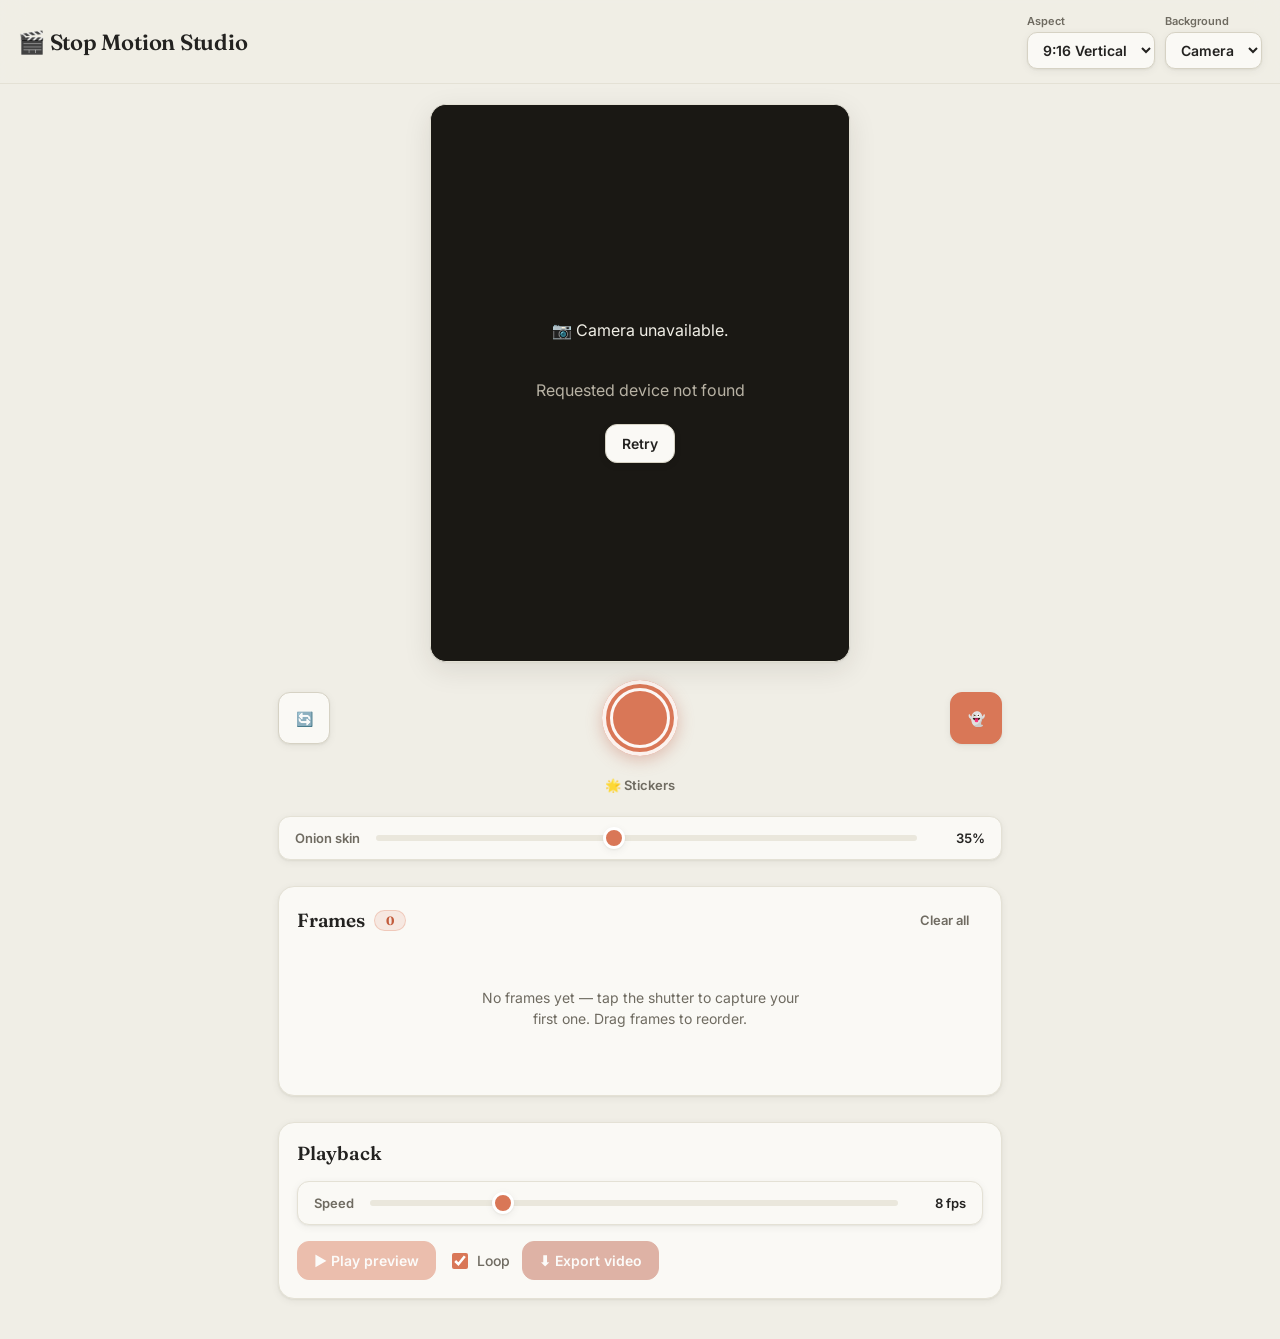
<file: index.html>
<!DOCTYPE html>
<html lang="en">
<head>
  <meta charset="UTF-8" />
  <meta name="viewport" content="width=device-width, initial-scale=1, viewport-fit=cover, maximum-scale=1, user-scalable=no" />
  <meta name="theme-color" content="#F0EEE6" />
  <title>Stop Motion Studio</title>
  <link rel="preconnect" href="https://fonts.googleapis.com" />
  <link rel="preconnect" href="https://fonts.gstatic.com" crossorigin />
  <link href="https://fonts.googleapis.com/css2?family=Fraunces:opsz,wght@9..144,400;9..144,500;9..144,600;9..144,700&family=Inter:wght@400;500;600;700&display=swap" rel="stylesheet" />
  <link rel="stylesheet" href="styles.css" />
</head>
<body>
  <header class="topbar">
    <h1 class="brand">🎬 Stop&nbsp;Motion&nbsp;Studio</h1>
    <div class="topbar-controls">
      <label class="field">
        <span>Aspect</span>
        <select id="aspectSelect" title="Aspect ratio">
          <option value="1:1">1:1 Square</option>
          <option value="4:5">4:5 Portrait</option>
          <option value="9:16" selected>9:16 Vertical</option>
          <option value="16:9">16:9 Wide</option>
          <option value="4:3">4:3 Classic</option>
          <option value="3:4">3:4 Tall</option>
        </select>
      </label>
      <label class="field">
        <span>Background</span>
        <select id="bgSelect" title="Background">
          <option value="camera" selected>Camera</option>
          <option value="white">White</option>
          <option value="black">Black</option>
        </select>
      </label>
    </div>
  </header>

  <main>
    <!-- CAMERA -->
    <section class="camera-section">
      <div id="stage" class="stage bg-camera">
        <div id="backdrop" class="backdrop"></div>
        <video id="video" playsinline autoplay muted></video>
        <img id="onion" class="onion" alt="" />
        <div id="stickerLayer" class="sticker-layer"></div>
        <div id="cameraError" class="camera-error hidden">
          <p>📷 Camera unavailable.</p>
          <p class="muted" id="cameraErrorMsg"></p>
          <button id="retryCamera" class="btn">Retry</button>
        </div>
        <div id="flash" class="flash"></div>
      </div>

      <div class="camera-tools">
        <button id="flipBtn" class="btn icon-btn" title="Switch camera">🔄</button>

        <button id="captureBtn" class="capture-btn" title="Capture frame (Space)">
          <span class="capture-ring"></span>
        </button>

        <button id="onionToggle" class="btn icon-btn active" title="Toggle onion skin">👻</button>
      </div>

      <div class="sticker-bar">
        <button id="stickerBtn" class="btn btn-ghost small" title="Add a sticker">🌟 Stickers</button>
        <button id="clearStickersBtn" class="btn btn-ghost small hidden" title="Remove all stickers">Clear stickers</button>
      </div>
      <div id="stickerTray" class="sticker-tray hidden"></div>

      <div class="onion-row">
        <label class="slider-label" for="onionOpacity">Onion skin</label>
        <input type="range" id="onionOpacity" min="0" max="80" value="35" />
        <span id="onionVal" class="slider-val">35%</span>
      </div>
    </section>

    <!-- FILMSTRIP -->
    <section class="filmstrip-section">
      <div class="section-head">
        <h2>Frames <span id="frameCount" class="pill">0</span></h2>
        <button id="clearAll" class="btn btn-ghost small">Clear all</button>
      </div>
      <div id="filmstrip" class="filmstrip">
        <p id="emptyHint" class="empty-hint">No frames yet — tap the shutter to capture your first one. Drag frames to reorder.</p>
      </div>
    </section>

    <!-- PLAYBACK / SPEED -->
    <section class="playback-section">
      <div class="section-head">
        <h2>Playback</h2>
      </div>
      <div class="speed-row">
        <label class="slider-label" for="fps">Speed</label>
        <input type="range" id="fps" min="1" max="30" value="8" />
        <span id="fpsVal" class="slider-val">8 fps</span>
      </div>
      <div class="playback-controls">
        <button id="playBtn" class="btn btn-primary">▶ Play preview</button>
        <label class="checkbox">
          <input type="checkbox" id="loopChk" checked /> Loop
        </label>
        <button id="exportBtn" class="btn btn-accent">⬇ Export video</button>
      </div>
    </section>
  </main>

  <!-- PLAYBACK MODAL -->
  <div id="playerModal" class="modal hidden">
    <div class="modal-card">
      <div class="modal-head">
        <h3>Preview</h3>
        <button class="btn btn-ghost close-btn" data-close="playerModal">✕</button>
      </div>
      <canvas id="playerCanvas" class="player-canvas"></canvas>
      <div class="modal-actions">
        <button id="playerToggle" class="btn btn-primary">⏸ Pause</button>
      </div>
    </div>
  </div>

  <!-- EDITOR MODAL -->
  <div id="editorModal" class="modal hidden">
    <div class="modal-card editor-card">
      <div class="modal-head">
        <h3>Edit frame</h3>
        <button class="btn btn-ghost close-btn" data-close="editorModal">✕</button>
      </div>
      <div id="editorStage" class="editor-stage">
        <canvas id="editorCanvas" class="editor-canvas"></canvas>
        <div id="cropBox" class="crop-box">
          <span class="handle nw" data-h="nw"></span>
          <span class="handle ne" data-h="ne"></span>
          <span class="handle sw" data-h="sw"></span>
          <span class="handle se" data-h="se"></span>
        </div>
      </div>
      <div class="editor-tools">
        <button id="rotLeft" class="btn">⟲ Rotate</button>
        <button id="rotRight" class="btn">⟳ Rotate</button>
        <button id="cropReset" class="btn btn-ghost">Reset crop</button>
      </div>
      <div class="modal-actions">
        <button id="editorCancel" class="btn btn-ghost" data-close="editorModal">Cancel</button>
        <button id="editorApply" class="btn btn-primary">Apply</button>
      </div>
    </div>
  </div>

  <!-- EXPORT PROGRESS -->
  <div id="exportModal" class="modal hidden">
    <div class="modal-card">
      <div class="modal-head">
        <h3>Exporting video</h3>
        <button class="btn btn-ghost close-btn" data-close="exportModal">✕</button>
      </div>
      <div class="export-body">
        <div class="progress"><div id="exportBar" class="progress-bar"></div></div>
        <p id="exportStatus" class="muted">Preparing…</p>
        <div id="exportResult" class="hidden">
          <video id="resultVideo" class="result-video" controls playsinline></video>
          <a id="downloadLink" class="btn btn-accent" download>⬇ Download video</a>
        </div>
      </div>
    </div>
  </div>

  <div id="toast" class="toast hidden"></div>

  <script type="module" src="js/app.js"></script>
</body>
</html>
</file>
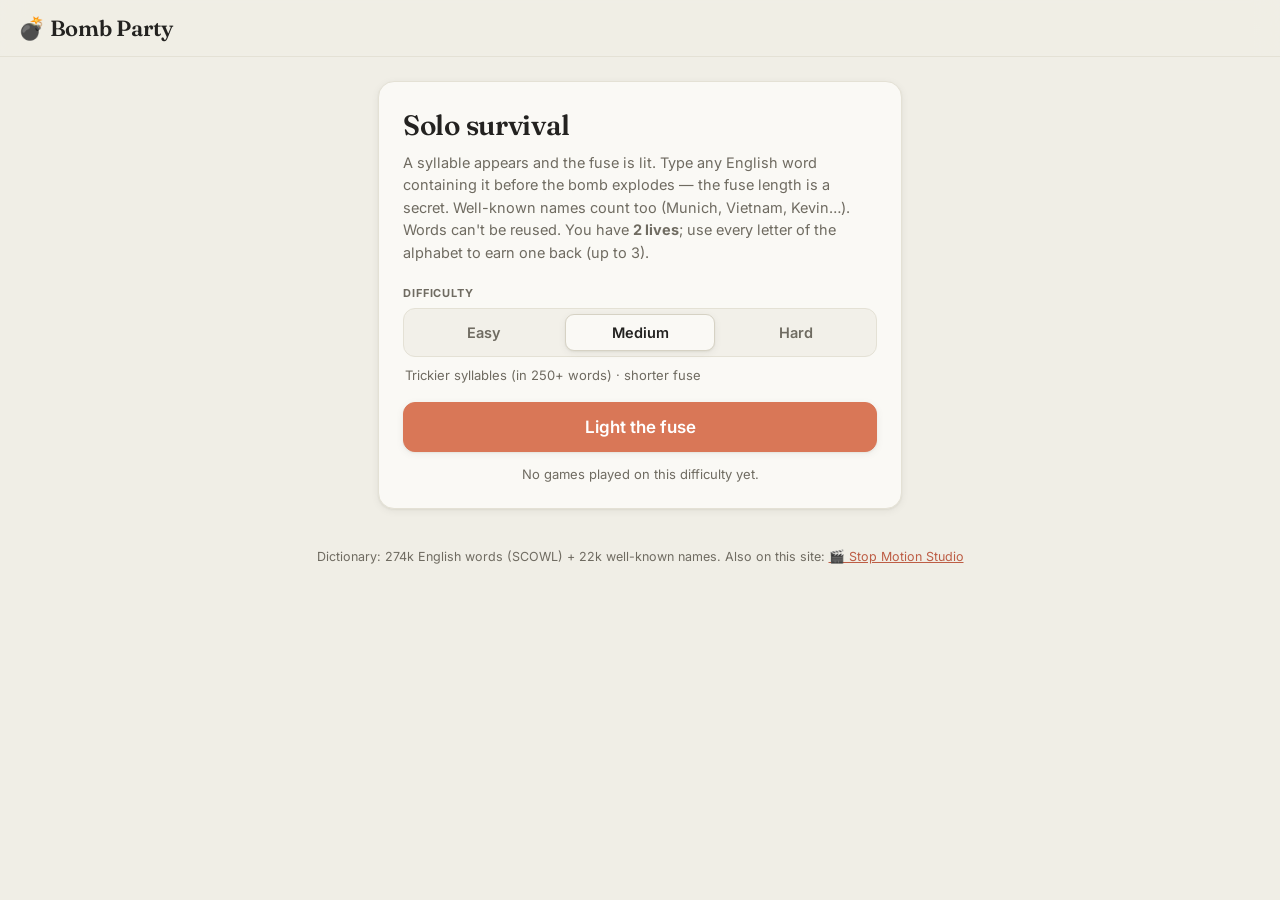
<file: bombparty/index.html>
<!DOCTYPE html>
<html lang="en">
<head>
  <meta charset="UTF-8" />
  <meta name="viewport" content="width=device-width, initial-scale=1, viewport-fit=cover" />
  <meta name="theme-color" content="#F0EEE6" />
  <title>Bomb Party — Solo</title>
  <link rel="icon" href="data:image/svg+xml,<svg xmlns='http://www.w3.org/2000/svg' viewBox='0 0 100 100'><text y='.9em' font-size='90'>💣</text></svg>" />
  <link rel="preconnect" href="https://fonts.googleapis.com" />
  <link rel="preconnect" href="https://fonts.gstatic.com" crossorigin />
  <link href="https://fonts.googleapis.com/css2?family=Fraunces:opsz,wght@9..144,400;9..144,500;9..144,600;9..144,700&family=Inter:wght@400;500;600;700&display=swap" rel="stylesheet" />
  <link rel="stylesheet" href="styles.css" />
</head>
<body>
  <header class="topbar">
    <h1 class="brand">💣 Bomb&nbsp;Party</h1>
    <div class="topbar-best muted" id="topBest"></div>
  </header>

  <main>
    <!-- LOADING -->
    <section id="loadingScreen" class="card center">
      <div class="bomb-idle">💣</div>
      <p class="muted">Loading dictionary…</p>
    </section>

    <!-- ERROR -->
    <section id="errorScreen" class="card center hidden">
      <div class="bomb-idle">🧨</div>
      <p>Couldn't load the dictionary.</p>
      <p class="muted" id="errorDetail"></p>
      <button class="btn primary" id="retryBtn">Retry</button>
    </section>

    <!-- MENU -->
    <section id="menuScreen" class="card hidden">
      <h2 class="menu-title">Solo survival</h2>
      <p class="menu-blurb muted">
        A syllable appears and the fuse is lit. Type any English word containing
        it before the bomb explodes — the fuse length is a secret. Well-known
        names count too (Munich, Vietnam, Kevin…). Words can't be reused. You
        have <strong>2 lives</strong>; use every letter of the alphabet to earn
        one back (up to 3).
      </p>

      <div class="field-label">Difficulty</div>
      <div class="seg" id="difficultySeg" role="radiogroup" aria-label="Difficulty"></div>
      <p class="diff-hint muted" id="diffHint"></p>

      <button class="btn primary big" id="startBtn">Light the fuse</button>
      <p class="best-line muted" id="menuBest"></p>
    </section>

    <!-- GAME -->
    <section id="gameScreen" class="hidden">
      <div class="hud">
        <div class="hearts" id="hearts" aria-label="Lives"></div>
        <div class="hud-score"><span id="score">0</span><span class="muted"> words</span></div>
      </div>

      <div class="bomb-stage card" id="bombStage">
        <div class="bomb" id="bomb">💣</div>
        <div class="prompt" id="prompt" aria-live="polite"></div>
        <div class="prompt-sub muted">type a word containing this</div>
      </div>

      <form id="answerForm" autocomplete="off">
        <input
          id="answerInput"
          type="text"
          inputmode="latin"
          autocomplete="off"
          autocorrect="off"
          autocapitalize="off"
          spellcheck="false"
          placeholder="type a word…"
          aria-label="Your word"
        />
        <button type="submit" class="btn primary">Go</button>
      </form>

      <div class="feedback" id="feedback" aria-live="polite">&nbsp;</div>

      <div class="alphabet" id="alphabet" aria-label="Letters used — complete the alphabet for an extra life"></div>
    </section>

    <!-- GAME OVER -->
    <section id="overScreen" class="card center hidden">
      <div class="boom">💥</div>
      <h2>Game over</h2>
      <p class="over-score"><span id="overScore"></span> <span class="muted">words survived</span></p>
      <p class="over-best" id="overBest"></p>
      <p class="over-hint muted" id="overHint"></p>
      <div class="btn-row">
        <button class="btn primary" id="againBtn">Play again</button>
        <button class="btn" id="menuBtn">Change difficulty</button>
      </div>
    </section>
  </main>

  <footer class="footer muted">
    Dictionary: 274k English words (SCOWL) + 22k well-known names. Also on this site:
    <a href="../">🎬 Stop Motion Studio</a>
  </footer>

  <script type="module" src="js/main.js"></script>
</body>
</html>
</file>
<file: styles.css>
/* ============================================================
   Stop Motion Studio — Claude design system
   Warm "bone" paper background, clay-orange accent,
   Fraunces serif display + Inter sans body.
   ============================================================ */
:root {
  /* Surfaces */
  --bg: #F0EEE6;          /* Anthropic "bone" / cream */
  --panel: #FAF9F5;       /* card surface */
  --panel-2: #F2F0E9;     /* recessed / input surface */
  --panel-3: #EAE7DC;     /* hover / track */
  --line: #E4E1D5;        /* warm hairline border */
  --line-strong: #D6D2C4;

  /* Ink */
  --text: #232220;        /* warm near-black */
  --muted: #6F6B61;       /* warm gray */
  --faint: #9A958A;

  /* Brand */
  --primary: #D97757;     /* Claude clay / terracotta */
  --primary-ink: #C25B3B; /* darker clay for hover */
  --accent: #BD5D45;      /* deep rust */
  --accent-2: #E0A33A;    /* warm ochre */
  --on-primary: #FFFFFF;

  --radius: 16px;
  --radius-sm: 12px;
  --shadow: 0 1px 2px rgba(40,33,22,.05), 0 8px 28px rgba(40,33,22,.10);
  --shadow-sm: 0 1px 2px rgba(40,33,22,.06), 0 2px 8px rgba(40,33,22,.06);

  --sans: "Inter", -apple-system, BlinkMacSystemFont, "Segoe UI", Roboto, Helvetica, Arial, sans-serif;
  --serif: "Fraunces", Georgia, "Times New Roman", serif;
}

* { box-sizing: border-box; -webkit-tap-highlight-color: transparent; }

html, body {
  margin: 0;
  background: var(--bg);
  color: var(--text);
  font-family: var(--sans);
  -webkit-font-smoothing: antialiased;
  text-rendering: optimizeLegibility;
  overscroll-behavior: none;
}

body { padding-bottom: env(safe-area-inset-bottom); }

h1, h2, h3 { margin: 0; font-weight: 600; }

.muted { color: var(--muted); }
.hidden { display: none !important; }

/* ---------- Top bar ---------- */
.topbar {
  position: sticky;
  top: 0;
  z-index: 20;
  display: flex;
  align-items: center;
  justify-content: space-between;
  gap: 12px;
  padding: 14px 18px;
  padding-top: calc(14px + env(safe-area-inset-top));
  background: rgba(240,238,230,.82);
  backdrop-filter: saturate(140%) blur(12px);
  -webkit-backdrop-filter: saturate(140%) blur(12px);
  border-bottom: 1px solid var(--line);
}
.brand {
  font-family: var(--serif);
  font-size: 22px;
  font-weight: 600;
  letter-spacing: -.01em;
  color: var(--text);
}
.topbar-controls { display: flex; gap: 10px; }

.field { display: flex; flex-direction: column; gap: 4px; font-size: 11px; font-weight: 600; color: var(--muted); }
.field select {
  background: var(--panel);
  color: var(--text);
  border: 1px solid var(--line-strong);
  border-radius: 10px;
  padding: 8px 11px;
  font-size: 14px;
  font-weight: 600;
  font-family: var(--sans);
  box-shadow: var(--shadow-sm);
  transition: border-color .15s ease, box-shadow .15s ease;
}
.field select:focus { outline: none; border-color: var(--primary); box-shadow: 0 0 0 3px rgba(217,119,87,.18); }

main {
  max-width: 760px;
  margin: 0 auto;
  padding: 20px 18px 40px;
  display: flex;
  flex-direction: column;
  gap: 26px;
}

/* ---------- Camera ---------- */
.stage {
  position: relative;
  width: 100%;
  margin: 0 auto;
  background: #111;
  border-radius: var(--radius);
  overflow: hidden;
  box-shadow: var(--shadow);
  border: 1px solid var(--line);
  aspect-ratio: var(--ar, 9 / 16);
  max-height: 62vh;
}
.stage video,
.onion {
  position: absolute;
  inset: 0;
  width: 100%;
  height: 100%;
  object-fit: cover;
}
.onion { pointer-events: none; opacity: 0; transition: opacity .1s linear; }

.camera-error {
  position: absolute;
  inset: 0;
  display: flex;
  flex-direction: column;
  align-items: center;
  justify-content: center;
  gap: 8px;
  text-align: center;
  padding: 20px;
  background: #1a1814;
  color: #f0eee6;
}
.camera-error .muted { color: #b8b2a4; }

.flash {
  position: absolute;
  inset: 0;
  background: #fff;
  opacity: 0;
  pointer-events: none;
}
.flash.fire { animation: flash .28s ease-out; }
@keyframes flash { 0% { opacity: .9; } 100% { opacity: 0; } }

.camera-tools {
  display: grid;
  grid-template-columns: 1fr auto 1fr;
  align-items: center;
  justify-items: center;
  margin-top: 18px;
}
.camera-tools .icon-btn:first-child { justify-self: start; }
.camera-tools .icon-btn:last-child { justify-self: end; }

.capture-btn {
  width: 76px; height: 76px;
  border-radius: 50%;
  border: none;
  background: var(--primary);
  padding: 0;
  cursor: pointer;
  display: grid;
  place-items: center;
  box-shadow: 0 4px 16px rgba(189,93,69,.35), inset 0 0 0 4px rgba(255,255,255,.9);
  transition: transform .08s ease, background .15s ease;
}
.capture-btn:hover { background: var(--primary-ink); }
.capture-btn:active { transform: scale(.92); }
.capture-ring {
  width: 60px; height: 60px;
  border-radius: 50%;
  border: 3px solid rgba(255,255,255,.95);
  display: block;
}

.icon-btn {
  width: 52px; height: 52px;
  border-radius: 50%;
  font-size: 20px;
  display: grid;
  place-items: center;
  padding: 0;
}
.icon-btn.active {
  background: var(--primary);
  border-color: var(--primary);
  color: var(--on-primary);
  box-shadow: var(--shadow-sm);
}

.onion-row, .speed-row {
  display: grid;
  grid-template-columns: auto 1fr auto;
  align-items: center;
  gap: 14px;
  margin-top: 16px;
  background: var(--panel);
  border: 1px solid var(--line);
  border-radius: var(--radius-sm);
  padding: 13px 16px;
  box-shadow: var(--shadow-sm);
}
.slider-label { font-size: 13px; color: var(--muted); font-weight: 600; }
.slider-val { font-size: 13px; font-weight: 600; color: var(--text); font-variant-numeric: tabular-nums; min-width: 52px; text-align: right; }

input[type="range"] {
  -webkit-appearance: none;
  appearance: none;
  height: 6px;
  border-radius: 6px;
  background: var(--panel-3);
  outline: none;
}
input[type="range"]::-webkit-slider-thumb {
  -webkit-appearance: none;
  width: 22px; height: 22px;
  border-radius: 50%;
  background: var(--primary);
  border: 3px solid #fff;
  box-shadow: var(--shadow-sm);
  cursor: pointer;
}
input[type="range"]::-moz-range-thumb {
  width: 18px; height: 18px;
  border-radius: 50%;
  background: var(--primary);
  border: 3px solid #fff;
  box-shadow: var(--shadow-sm);
  cursor: pointer;
}

/* ---------- Buttons ---------- */
.btn {
  background: var(--panel);
  color: var(--text);
  border: 1px solid var(--line-strong);
  border-radius: var(--radius-sm);
  padding: 10px 16px;
  font-size: 14px;
  font-weight: 600;
  font-family: var(--sans);
  cursor: pointer;
  box-shadow: var(--shadow-sm);
  transition: background .15s ease, border-color .15s ease, transform .08s ease, opacity .15s;
}
.btn:hover { background: var(--panel-2); border-color: var(--line-strong); }
.btn:active { transform: scale(.97); }
.btn:disabled { opacity: .45; cursor: not-allowed; box-shadow: none; }
.btn-primary { background: var(--primary); border-color: var(--primary); color: var(--on-primary); }
.btn-primary:hover { background: var(--primary-ink); border-color: var(--primary-ink); }
.btn-accent { background: var(--accent); border-color: var(--accent); color: var(--on-primary); }
.btn-accent:hover { background: #a84f3a; border-color: #a84f3a; }
.btn-ghost { background: transparent; border-color: transparent; box-shadow: none; color: var(--muted); }
.btn-ghost:hover { background: var(--panel-2); color: var(--text); }
.btn.small { padding: 6px 13px; font-size: 13px; }

/* ---------- Sections ---------- */
.filmstrip-section, .playback-section {
  background: var(--panel);
  border: 1px solid var(--line);
  border-radius: var(--radius);
  padding: 18px;
  box-shadow: var(--shadow-sm);
}
.section-head {
  display: flex;
  align-items: center;
  justify-content: space-between;
  margin-bottom: 12px;
}
.section-head h2 {
  font-family: var(--serif);
  font-size: 19px;
  font-weight: 600;
  letter-spacing: -.01em;
  display: flex;
  align-items: center;
  gap: 9px;
}
.pill {
  background: rgba(217,119,87,.12);
  border: 1px solid rgba(217,119,87,.28);
  border-radius: 999px;
  padding: 2px 11px;
  font-size: 12px;
  font-weight: 700;
  color: var(--primary-ink);
  font-variant-numeric: tabular-nums;
}

/* ---------- Filmstrip ---------- */
.filmstrip {
  display: flex;
  gap: 10px;
  overflow-x: auto;
  padding: 4px 2px 12px;
  min-height: 130px;
  scroll-snap-type: x proximity;
}
.empty-hint { color: var(--muted); font-size: 14px; margin: auto; text-align: center; max-width: 320px; line-height: 1.5; }

.frame {
  position: relative;
  flex: 0 0 auto;
  width: 92px;
  border-radius: var(--radius-sm);
  overflow: hidden;
  background: #fff;
  border: 1px solid var(--line-strong);
  box-shadow: var(--shadow-sm);
  scroll-snap-align: start;
  touch-action: pan-y;
  user-select: none;
}
.frame.dragging { opacity: .35; }
.frame.drop-target { border-color: var(--primary); box-shadow: 0 0 0 2px rgba(217,119,87,.35); }
.frame img { display: block; width: 100%; aspect-ratio: var(--ar, 9/16); object-fit: cover; background: #111; }
.frame .index {
  position: absolute; top: 5px; left: 5px;
  background: rgba(35,34,32,.72);
  color: #fff;
  font-size: 11px; font-weight: 700;
  padding: 1px 7px; border-radius: 999px;
}
.frame-actions {
  display: flex; justify-content: space-around;
  background: var(--panel-2);
  border-top: 1px solid var(--line);
  padding: 4px 2px;
}
.frame-actions button {
  background: none; border: none; color: var(--muted);
  font-size: 15px; cursor: pointer; padding: 3px 5px; border-radius: 6px; line-height: 1;
}
.frame-actions button:hover { background: var(--panel-3); color: var(--text); }

/* ---------- Playback ---------- */
.playback-controls {
  display: flex;
  align-items: center;
  gap: 12px;
  flex-wrap: wrap;
  margin-top: 16px;
}
.checkbox { display: flex; align-items: center; gap: 6px; font-size: 14px; font-weight: 500; color: var(--muted); }
.checkbox input { width: 16px; height: 16px; accent-color: var(--primary); }

/* ---------- Modals ---------- */
.modal {
  position: fixed; inset: 0; z-index: 50;
  display: flex; align-items: center; justify-content: center;
  background: rgba(35,34,32,.45);
  backdrop-filter: blur(5px);
  -webkit-backdrop-filter: blur(5px);
  padding: 16px;
}
.modal-card {
  background: var(--panel);
  border: 1px solid var(--line);
  border-radius: var(--radius);
  width: 100%;
  max-width: 520px;
  box-shadow: 0 12px 48px rgba(40,33,22,.28);
  display: flex;
  flex-direction: column;
  max-height: 92vh;
  overflow: hidden;
}
.modal-head {
  display: flex; align-items: center; justify-content: space-between;
  padding: 16px 18px;
  border-bottom: 1px solid var(--line);
}
.modal-head h3 { font-family: var(--serif); font-size: 18px; font-weight: 600; }
.close-btn { font-size: 16px; padding: 6px 10px; }
.modal-actions {
  display: flex; justify-content: flex-end; gap: 10px;
  padding: 16px 18px;
  border-top: 1px solid var(--line);
}

.player-canvas {
  width: 100%;
  background: #111;
  display: block;
  max-height: 70vh;
  object-fit: contain;
}

/* ---------- Editor ---------- */
.editor-card { max-width: 560px; }
.editor-stage {
  position: relative;
  background: #111;
  display: flex;
  align-items: center;
  justify-content: center;
  overflow: hidden;
  touch-action: none;
}
.editor-canvas { display: block; max-width: 100%; max-height: 64vh; }
.crop-box {
  position: absolute;
  border: 2px solid #fff;
  box-shadow: 0 0 0 9999px rgba(0,0,0,.5);
  cursor: move;
  touch-action: none;
}
.handle {
  position: absolute;
  width: 26px; height: 26px;
  background: var(--primary);
  border: 2px solid #fff;
  border-radius: 50%;
  touch-action: none;
}
.handle.nw { top: -13px; left: -13px; cursor: nwse-resize; }
.handle.ne { top: -13px; right: -13px; cursor: nesw-resize; }
.handle.sw { bottom: -13px; left: -13px; cursor: nesw-resize; }
.handle.se { bottom: -13px; right: -13px; cursor: nwse-resize; }
.editor-tools {
  display: flex; gap: 10px; flex-wrap: wrap;
  padding: 16px 18px 4px;
  justify-content: center;
}

/* ---------- Export ---------- */
.export-body { padding: 20px 18px; display: flex; flex-direction: column; gap: 14px; }
.progress {
  height: 10px;
  background: var(--panel-3);
  border-radius: 999px;
  overflow: hidden;
}
.progress-bar {
  height: 100%;
  width: 0;
  background: linear-gradient(90deg, var(--accent-2), var(--primary));
  transition: width .15s ease;
}
.result-video { width: 100%; border-radius: var(--radius-sm); background: #111; margin-bottom: 12px; }
#exportResult { display: flex; flex-direction: column; }

/* ---------- Toast ---------- */
.toast {
  position: fixed;
  left: 50%;
  bottom: calc(24px + env(safe-area-inset-bottom));
  transform: translateX(-50%);
  background: var(--text);
  border: 1px solid rgba(255,255,255,.08);
  color: #FAF9F5;
  padding: 12px 18px;
  border-radius: var(--radius-sm);
  font-size: 14px;
  font-weight: 500;
  z-index: 100;
  box-shadow: var(--shadow);
  animation: toastIn .2s ease;
}
@keyframes toastIn { from { opacity: 0; transform: translate(-50%, 10px); } to { opacity: 1; transform: translate(-50%, 0); } }

/* ---------- Background modes ---------- */
.backdrop {
  position: absolute;
  inset: 0;
  background: transparent;
}
.stage.bg-white .backdrop { background: #fff; }
.stage.bg-black .backdrop { background: #000; }
/* Hide the live feed when a plain backdrop is selected. */
.stage.bg-white video,
.stage.bg-black video { visibility: hidden; }

/* ---------- Stickers ---------- */
.sticker-layer {
  position: absolute;
  inset: 0;
  z-index: 5;
  pointer-events: none;
  overflow: hidden;
}
.sticker {
  position: absolute;
  pointer-events: auto;
  touch-action: none;
  user-select: none;
  line-height: 1;
}
.sticker-emoji {
  display: block;
  line-height: 1;
  cursor: grab;
  touch-action: none;
  user-select: none;
  -webkit-user-select: none;
  text-shadow: 0 1px 3px rgba(0, 0, 0, .35);
}
.sticker.selected { outline: 2px dashed rgba(217, 119, 87, .95); outline-offset: 4px; }

.sticker-del,
.sticker-handle {
  position: absolute;
  width: 24px; height: 24px;
  display: none;
  align-items: center;
  justify-content: center;
  border-radius: 50%;
  border: 2px solid #fff;
  font-size: 13px;
  line-height: 1;
  cursor: pointer;
  touch-action: none;
  box-shadow: 0 2px 6px rgba(0, 0, 0, .4);
  padding: 0;
}
.sticker.selected .sticker-del,
.sticker.selected .sticker-handle { display: flex; }

.sticker-del { top: -12px; right: -12px; background: var(--accent); color: #fff; }
.sticker-handle.rotate { top: -12px; left: -12px; background: var(--primary); color: #fff; cursor: grab; }
.sticker-handle.resize { bottom: -12px; right: -12px; background: var(--accent-2); color: #1b1b1b; cursor: nwse-resize; }

/* ---------- Sticker bar + tray ---------- */
.sticker-bar {
  display: flex;
  justify-content: center;
  gap: 10px;
  margin-top: 14px;
}
.sticker-tray {
  display: flex;
  flex-wrap: wrap;
  gap: 8px;
  justify-content: center;
  margin-top: 10px;
  padding: 12px;
  background: var(--panel);
  border: 1px solid var(--line);
  border-radius: var(--radius-sm);
  box-shadow: var(--shadow-sm);
}
.sticker-pick {
  width: 44px; height: 44px;
  font-size: 24px;
  line-height: 1;
  background: var(--panel-2);
  border: 1px solid var(--line);
  border-radius: 10px;
  cursor: pointer;
  display: grid;
  place-items: center;
  transition: transform .08s ease, background .15s, border-color .15s;
}
.sticker-pick:hover { background: var(--panel-3); border-color: var(--line-strong); }
.sticker-pick:active { transform: scale(.9); }

@media (min-width: 600px) {
  .stage { max-width: 420px; }
}
</file>
<file: bombparty/styles.css>
/* ============================================================
   Bomb Party — Claude design system
   Warm "bone" paper background, clay-orange accent,
   Fraunces serif display + Inter sans body.
   ============================================================ */
:root {
  /* Surfaces */
  --bg: #F0EEE6;
  --panel: #FAF9F5;
  --panel-2: #F2F0E9;
  --panel-3: #EAE7DC;
  --line: #E4E1D5;
  --line-strong: #D6D2C4;

  /* Ink */
  --text: #232220;
  --muted: #6F6B61;
  --faint: #9A958A;

  /* Brand */
  --primary: #D97757;
  --primary-ink: #C25B3B;
  --accent: #BD5D45;
  --accent-2: #E0A33A;
  --on-primary: #FFFFFF;

  --good: #4A7C59;
  --bad: #B3452F;

  --radius: 16px;
  --radius-sm: 12px;
  --shadow: 0 1px 2px rgba(40,33,22,.05), 0 8px 28px rgba(40,33,22,.10);
  --shadow-sm: 0 1px 2px rgba(40,33,22,.06), 0 2px 8px rgba(40,33,22,.06);

  --sans: "Inter", -apple-system, BlinkMacSystemFont, "Segoe UI", Roboto, Helvetica, Arial, sans-serif;
  --serif: "Fraunces", Georgia, "Times New Roman", serif;
}

* { box-sizing: border-box; -webkit-tap-highlight-color: transparent; }

html, body {
  margin: 0;
  background: var(--bg);
  color: var(--text);
  font-family: var(--sans);
  -webkit-font-smoothing: antialiased;
  text-rendering: optimizeLegibility;
}

h1, h2, h3 { margin: 0; font-weight: 600; }
.muted { color: var(--muted); }
.hidden { display: none !important; }

/* ---------- Top bar ---------- */
.topbar {
  position: sticky;
  top: 0;
  z-index: 20;
  display: flex;
  align-items: center;
  justify-content: space-between;
  gap: 12px;
  padding: 14px 18px;
  padding-top: calc(14px + env(safe-area-inset-top));
  background: rgba(240,238,230,.82);
  backdrop-filter: saturate(140%) blur(12px);
  -webkit-backdrop-filter: saturate(140%) blur(12px);
  border-bottom: 1px solid var(--line);
}
.brand {
  font-family: var(--serif);
  font-size: 22px;
  font-weight: 600;
  letter-spacing: -.01em;
}
.topbar-best { font-size: 13px; font-weight: 600; }

main {
  max-width: 560px;
  margin: 0 auto;
  padding: 24px 18px 40px;
  display: flex;
  flex-direction: column;
  gap: 18px;
}

/* ---------- Cards ---------- */
.card {
  background: var(--panel);
  border: 1px solid var(--line);
  border-radius: var(--radius);
  box-shadow: var(--shadow-sm);
  padding: 26px 24px;
}
.center { text-align: center; }

.bomb-idle { font-size: 56px; margin-bottom: 8px; }

/* ---------- Buttons ---------- */
.btn {
  appearance: none;
  border: 1px solid var(--line-strong);
  background: var(--panel);
  color: var(--text);
  font-family: var(--sans);
  font-size: 15px;
  font-weight: 600;
  padding: 11px 20px;
  border-radius: var(--radius-sm);
  cursor: pointer;
  box-shadow: var(--shadow-sm);
  transition: transform .08s ease, background .15s ease, border-color .15s ease;
}
.btn:hover { background: var(--panel-2); }
.btn:active { transform: scale(.97); }
.btn.primary {
  background: var(--primary);
  border-color: var(--primary);
  color: var(--on-primary);
}
.btn.primary:hover { background: var(--primary-ink); border-color: var(--primary-ink); }
.btn.big { width: 100%; padding: 14px 20px; font-size: 17px; margin-top: 18px; }
.btn-row { display: flex; gap: 10px; justify-content: center; margin-top: 18px; flex-wrap: wrap; }

/* ---------- Menu ---------- */
.menu-title { font-family: var(--serif); font-size: 28px; letter-spacing: -.01em; }
.menu-blurb { font-size: 14.5px; line-height: 1.55; margin: 10px 0 22px; }
.field-label {
  font-size: 11px;
  font-weight: 700;
  letter-spacing: .08em;
  text-transform: uppercase;
  color: var(--muted);
  margin-bottom: 8px;
}
.seg {
  display: grid;
  grid-template-columns: repeat(3, 1fr);
  gap: 6px;
  background: var(--panel-2);
  border: 1px solid var(--line);
  border-radius: var(--radius-sm);
  padding: 5px;
}
.seg-btn {
  appearance: none;
  border: 1px solid transparent;
  background: transparent;
  color: var(--muted);
  font-family: var(--sans);
  font-size: 14.5px;
  font-weight: 600;
  padding: 9px 0;
  border-radius: 9px;
  cursor: pointer;
  transition: background .15s ease, color .15s ease;
}
.seg-btn:hover { color: var(--text); }
.seg-btn.active {
  background: var(--panel);
  color: var(--text);
  border-color: var(--line-strong);
  box-shadow: var(--shadow-sm);
}
.diff-hint { font-size: 13px; margin: 10px 2px 0; min-height: 1.3em; }
.best-line { font-size: 13px; text-align: center; margin: 14px 0 0; }

/* ---------- HUD ---------- */
.hud {
  display: flex;
  align-items: center;
  justify-content: space-between;
  padding: 0 4px;
}
.hearts { display: flex; gap: 4px; font-size: 20px; }
.heart { transition: transform .2s ease; }
.heart.empty { opacity: .35; filter: grayscale(1); }
.hud-score { font-size: 17px; font-weight: 700; font-variant-numeric: tabular-nums; }

/* ---------- Bomb stage ---------- */
.bomb-stage {
  --danger: 0;
  position: relative;
  text-align: center;
  padding: 34px 20px 28px;
  overflow: hidden;
  border-color: color-mix(in srgb, var(--line) calc((1 - var(--danger)) * 100%), var(--bad));
  box-shadow: var(--shadow-sm),
    0 0 0 calc(var(--danger) * 4px) rgba(179,69,47,.12),
    inset 0 0 calc(var(--danger) * 60px) rgba(179,69,47, calc(var(--danger) * .14));
  transition: border-color .3s linear;
}
.bomb {
  font-size: 64px;
  line-height: 1;
  display: inline-block;
  will-change: transform;
}
.prompt {
  font-family: var(--serif);
  font-size: 54px;
  font-weight: 700;
  letter-spacing: .12em;
  margin-top: 10px;
  text-transform: uppercase;
  transition: color .15s ease;
}
.prompt.contained { color: var(--good); }
.prompt-sub { font-size: 12.5px; margin-top: 2px; letter-spacing: .02em; }

.bomb-stage.exploded { background: #F7E8E2; }

@keyframes stage-shake {
  0%, 100% { transform: translateX(0); }
  20% { transform: translateX(-7px); }
  40% { transform: translateX(6px); }
  60% { transform: translateX(-4px); }
  80% { transform: translateX(3px); }
}
.bomb-stage.shake { animation: stage-shake .35s ease; }

/* ---------- Answer form ---------- */
#answerForm { display: flex; gap: 10px; }
#answerInput {
  flex: 1;
  min-width: 0;
  background: var(--panel);
  border: 1px solid var(--line-strong);
  border-radius: var(--radius-sm);
  padding: 13px 16px;
  font-family: var(--sans);
  font-size: 18px;
  font-weight: 500;
  color: var(--text);
  box-shadow: var(--shadow-sm);
  transition: border-color .15s ease, box-shadow .15s ease;
}
#answerInput:focus {
  outline: none;
  border-color: var(--primary);
  box-shadow: 0 0 0 3px rgba(217,119,87,.18);
}
#answerInput:disabled { opacity: .55; }

/* ---------- Feedback ---------- */
.feedback {
  text-align: center;
  font-size: 14px;
  font-weight: 600;
  min-height: 1.4em;
  transition: color .15s ease;
}
.feedback.bad { color: var(--bad); }
.feedback.good { color: var(--good); }

/* ---------- Alphabet ---------- */
.alphabet {
  display: grid;
  grid-template-columns: repeat(13, 1fr);
  gap: 4px;
}
.letter {
  text-align: center;
  font-size: 12.5px;
  font-weight: 700;
  text-transform: uppercase;
  color: var(--faint);
  background: var(--panel-2);
  border: 1px solid var(--line);
  border-radius: 7px;
  padding: 5px 0;
  transition: background .2s ease, color .2s ease, border-color .2s ease;
}
.letter.used {
  background: var(--primary);
  border-color: var(--primary);
  color: var(--on-primary);
}

/* ---------- Game over ---------- */
.boom { font-size: 56px; margin-bottom: 6px; }
.over-score { font-size: 22px; font-weight: 700; margin: 12px 0 4px; }
.over-score span:first-child { font-size: 34px; font-family: var(--serif); }
.over-best { font-size: 14.5px; font-weight: 600; margin: 4px 0; }
.over-hint { font-size: 13.5px; line-height: 1.5; margin: 10px 0 0; }

/* ---------- Footer ---------- */
.footer {
  text-align: center;
  font-size: 12.5px;
  padding: 0 18px calc(26px + env(safe-area-inset-bottom));
}
.footer a { color: var(--accent); }

@media (max-width: 420px) {
  .prompt { font-size: 42px; }
  .bomb { font-size: 52px; }
  .alphabet { grid-template-columns: repeat(13, 1fr); gap: 3px; }
}
</file>
